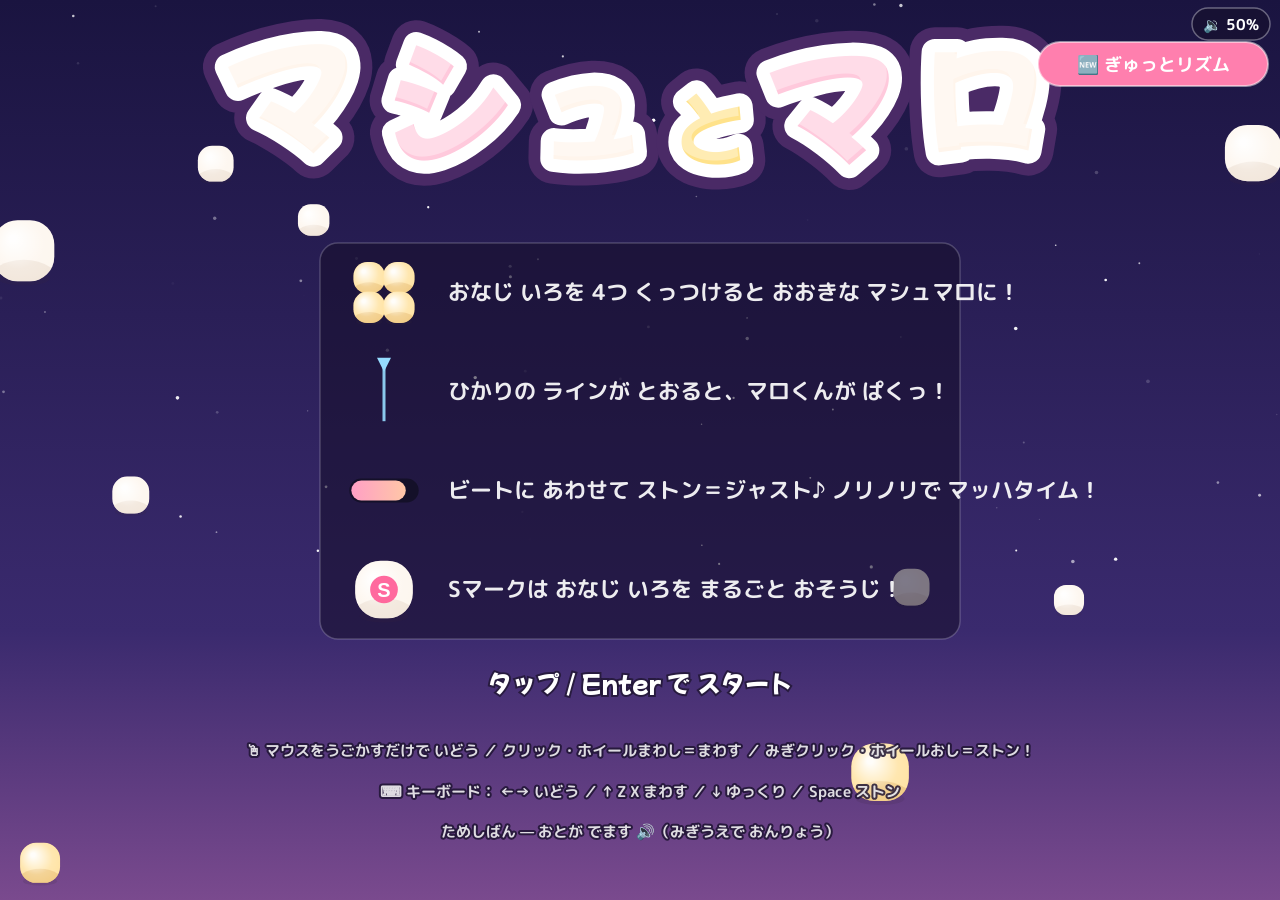
<file: index.html>
<!DOCTYPE html>
<html lang="ja">
<head>
  <meta charset="UTF-8">
  <meta name="viewport" content="width=device-width, initial-scale=1.0, maximum-scale=1.0, user-scalable=no, viewport-fit=cover">
  <title>マシュとマロ</title>
  <link rel="icon" href="data:image/svg+xml,<svg xmlns='http://www.w3.org/2000/svg' viewBox='0 0 100 100'><text y='.9em' font-size='90'>🍡</text></svg>">
  <link rel="preconnect" href="https://fonts.googleapis.com">
  <link rel="preconnect" href="https://fonts.gstatic.com" crossorigin>
  <link href="https://fonts.googleapis.com/css2?family=M+PLUS+Rounded+1c:wght@700;800&family=Mochiy+Pop+One&display=swap" rel="stylesheet">
  <link rel="stylesheet" href="css/style.css?v=12">
</head>
<body>
  <canvas id="game"></canvas>
  <audio id="themeAudio" src="assets/theme.m4a" preload="auto"></audio>
  <script src="js/const.js?v=12"></script>
  <script src="js/util.js?v=12"></script>
  <script src="js/stages.js?v=12"></script>
  <script src="js/sfx.js?v=12"></script>
  <script src="js/music.js?v=12"></script>
  <script src="js/field.js?v=12"></script>
  <script src="js/character.js?v=12"></script>
  <script src="js/render.js?v=12"></script>
  <script src="js/input.js?v=12"></script>
  <script src="js/game.js?v=12"></script>
  <script src="js/main.js?v=12"></script>
</body>
</html>
</file>
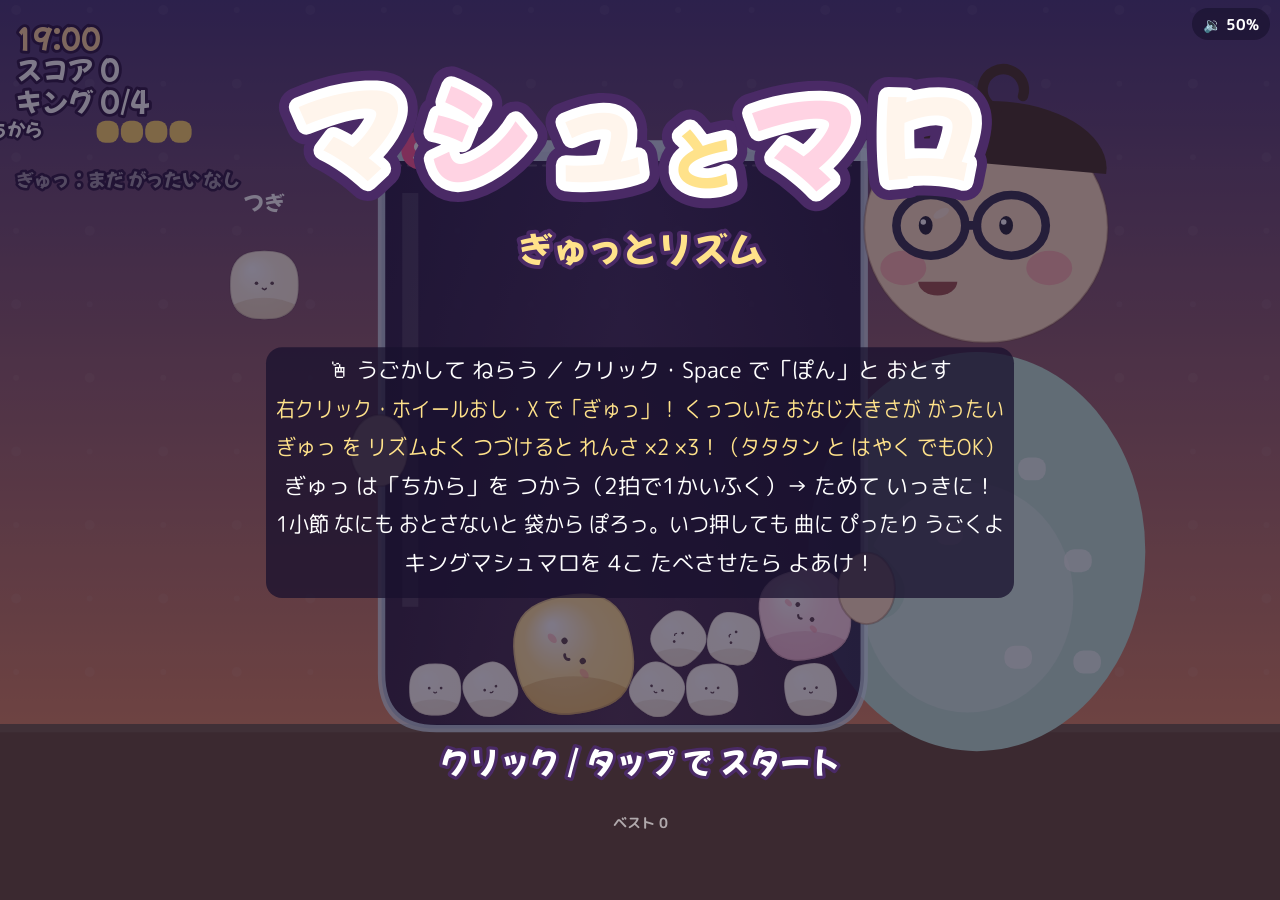
<file: poyon/index.html>
<!DOCTYPE html>
<html lang="ja">
<head>
  <meta charset="UTF-8">
  <meta name="viewport" content="width=device-width, initial-scale=1.0, maximum-scale=1.0, user-scalable=no, viewport-fit=cover">
  <title>マシュとマロ ぎゅっとリズム</title>
  <link rel="icon" href="data:image/svg+xml,<svg xmlns='http://www.w3.org/2000/svg' viewBox='0 0 100 100'><text y='.9em' font-size='90'>🍡</text></svg>">
  <link rel="preconnect" href="https://fonts.googleapis.com">
  <link rel="preconnect" href="https://fonts.gstatic.com" crossorigin>
  <link href="https://fonts.googleapis.com/css2?family=M+PLUS+Rounded+1c:wght@700;800&family=Mochiy+Pop+One&display=swap" rel="stylesheet">
  <style>
    html, body { margin: 0; padding: 0; overflow: hidden; background: #1c1436; width: 100%; height: 100%; overscroll-behavior: none; }
    #c { display: block; touch-action: none; user-select: none; -webkit-user-select: none; -webkit-tap-highlight-color: transparent; }
  </style>
</head>
<body>
  <canvas id="c"></canvas>
  <audio id="themeAudio" src="../assets/theme.m4a" preload="auto"></audio>
  <script src="../js/const.js?v=p1"></script>
  <script src="../js/util.js?v=p1"></script>
  <script src="../js/stages.js?v=p1"></script>
  <script src="../js/sfx.js?v=p1"></script>
  <script src="../js/music.js?v=p1"></script>
  <script src="poyon.js?v=p1"></script>
</body>
</html>
</file>
<file: css/style.css>
html, body {
  margin: 0;
  padding: 0;
  overflow: hidden;
  background: #14102a;
  width: 100%;
  height: 100%;
  overscroll-behavior: none;
}

#game {
  display: block;
  touch-action: none;
  user-select: none;
  -webkit-user-select: none;
  -webkit-tap-highlight-color: transparent;
}
</file>
